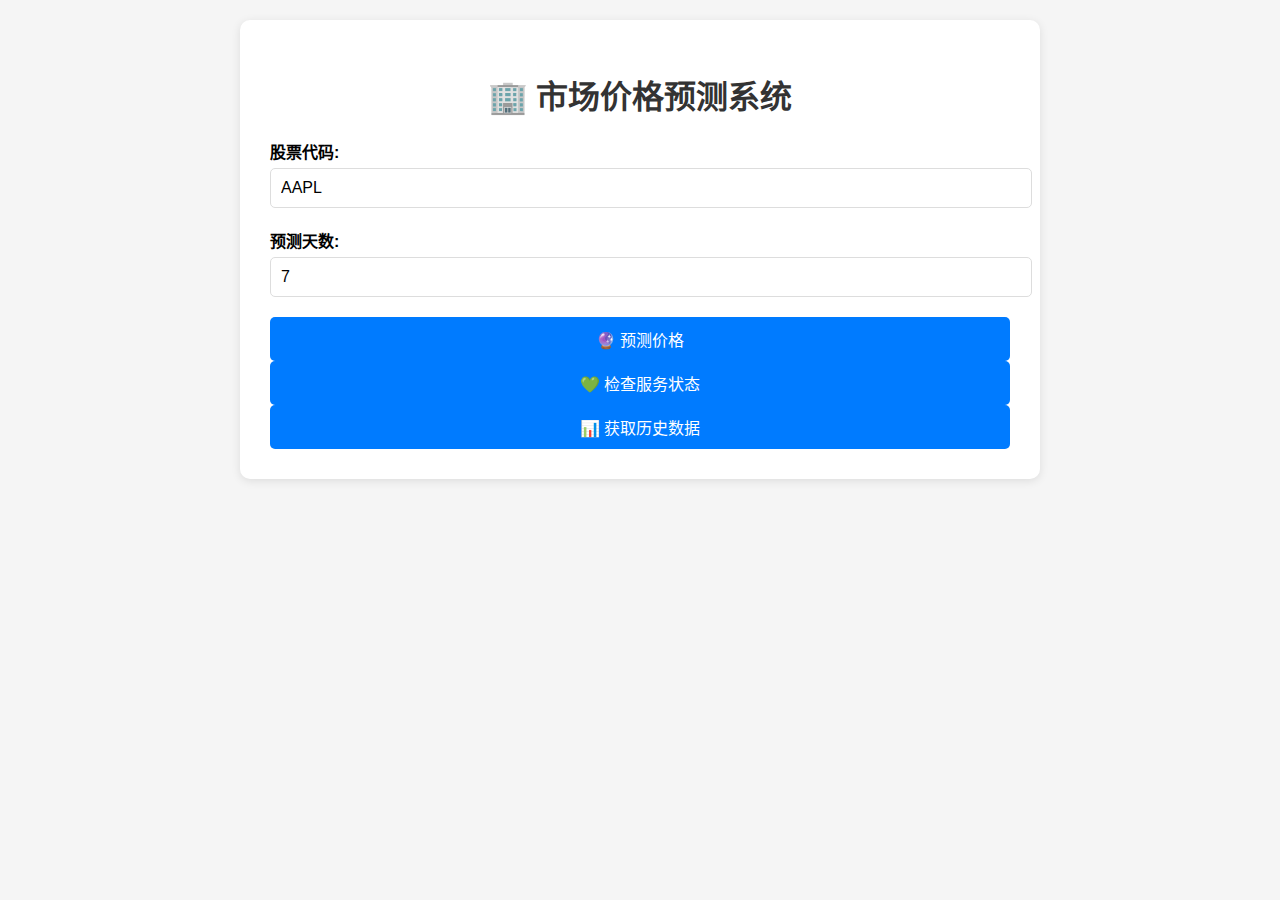
<file: index.html>
<!DOCTYPE html>
<html lang="zh-CN">
<head>
    <meta charset="UTF-8">
    <meta name="viewport" content="width=device-width, initial-scale=1.0">
    <title>市场价格预测系统</title>
    <style>
        body {
            font-family: Arial, sans-serif;
            max-width: 800px;
            margin: 0 auto;
            padding: 20px;
            background-color: #f5f5f5;
        }
        .container {
            background: white;
            padding: 30px;
            border-radius: 10px;
            box-shadow: 0 2px 10px rgba(0,0,0,0.1);
        }
        h1 {
            color: #333;
            text-align: center;
        }
        .form-group {
            margin-bottom: 20px;
        }
        label {
            display: block;
            margin-bottom: 5px;
            font-weight: bold;
        }
        input, button {
            width: 100%;
            padding: 10px;
            border: 1px solid #ddd;
            border-radius: 5px;
            font-size: 16px;
        }
        button {
            background-color: #007bff;
            color: white;
            cursor: pointer;
            border: none;
        }
        button:hover {
            background-color: #0056b3;
        }
        .result {
            margin-top: 20px;
            padding: 15px;
            border-radius: 5px;
            background-color: #f8f9fa;
        }
        .error {
            background-color: #f8d7da;
            color: #721c24;
        }
        .success {
            background-color: #d4edda;
            color: #155724;
        }
    </style>
</head>
<body>
    <div class="container">
        <h1>🏢 市场价格预测系统</h1>
        
        <div class="form-group">
            <label for="symbol">股票代码:</label>
            <input type="text" id="symbol" value="AAPL" placeholder="输入股票代码，如 AAPL">
        </div>
        
        <div class="form-group">
            <label for="days">预测天数:</label>
            <input type="number" id="days" value="7" min="1" max="30">
        </div>
        
        <button onclick="predictPrice()">🔮 预测价格</button>
        <button onclick="checkHealth()">💚 检查服务状态</button>
        <button onclick="getHistory()">📊 获取历史数据</button>
        
        <div id="result" class="result" style="display: none;"></div>
    </div>

    <script>
        async function predictPrice() {
            const symbol = document.getElementById('symbol').value;
            const days = document.getElementById('days').value;
            const resultDiv = document.getElementById('result');
            
            try {
                resultDiv.style.display = 'block';
                resultDiv.className = 'result';
                resultDiv.innerHTML = '⏳ 正在预测...';
                
                const response = await fetch('/predict', {
                    method: 'POST',
                    headers: {
                        'Content-Type': 'application/json',
                    },
                    body: JSON.stringify({ symbol, days: parseInt(days) })
                });
                
                const data = await response.json();
                
                if (response.ok) {
                    resultDiv.className = 'result success';
                    resultDiv.innerHTML = `
                        <h3>✅ 预测结果</h3>
                        <p><strong>股票代码:</strong> ${data.symbol}</p>
                        <p><strong>预测天数:</strong> ${data.days} 天</p>
                        <p><strong>预测结果:</strong> ${JSON.stringify(data.prediction, null, 2)}</p>
                    `;
                } else {
                    throw new Error(data.error || '预测失败');
                }
            } catch (error) {
                resultDiv.className = 'result error';
                resultDiv.innerHTML = `<h3>❌ 错误</h3><p>${error.message}</p>`;
            }
        }
        
        async function checkHealth() {
            const resultDiv = document.getElementById('result');
            
            try {
                resultDiv.style.display = 'block';
                resultDiv.className = 'result';
                resultDiv.innerHTML = '⏳ 检查中...';
                
                const response = await fetch('/health');
                const data = await response.json();
                
                if (response.ok) {
                    resultDiv.className = 'result success';
                    resultDiv.innerHTML = `
                        <h3>✅ 服务状态</h3>
                        <p><strong>状态:</strong> ${data.status}</p>
                        <p><strong>服务:</strong> ${data.service}</p>
                        <p><strong>版本:</strong> ${data.version}</p>
                        <p><strong>时间:</strong> ${data.timestamp}</p>
                    `;
                } else {
                    throw new Error('服务不可用');
                }
            } catch (error) {
                resultDiv.className = 'result error';
                resultDiv.innerHTML = `<h3>❌ 错误</h3><p>${error.message}</p>`;
            }
        }
        
        async function getHistory() {
            const symbol = document.getElementById('symbol').value;
            const resultDiv = document.getElementById('result');
            
            try {
                resultDiv.style.display = 'block';
                resultDiv.className = 'result';
                resultDiv.innerHTML = '⏳ 获取历史数据...';
                
                const response = await fetch(`/history/${symbol}`);
                const data = await response.json();
                
                if (response.ok) {
                    resultDiv.className = 'result success';
                    resultDiv.innerHTML = `
                        <h3>📊 历史数据</h3>
                        <p><strong>股票代码:</strong> ${data.symbol}</p>
                        <p><strong>数据条数:</strong> ${data.history ? data.history.length : 0}</p>
                        <pre>${JSON.stringify(data.history, null, 2)}</pre>
                    `;
                } else {
                    throw new Error(data.error || '获取历史数据失败');
                }
            } catch (error) {
                resultDiv.className = 'result error';
                resultDiv.innerHTML = `<h3>❌ 错误</h3><p>${error.message}</p>`;
            }
        }
    </script>
</body>
</html>
</file>
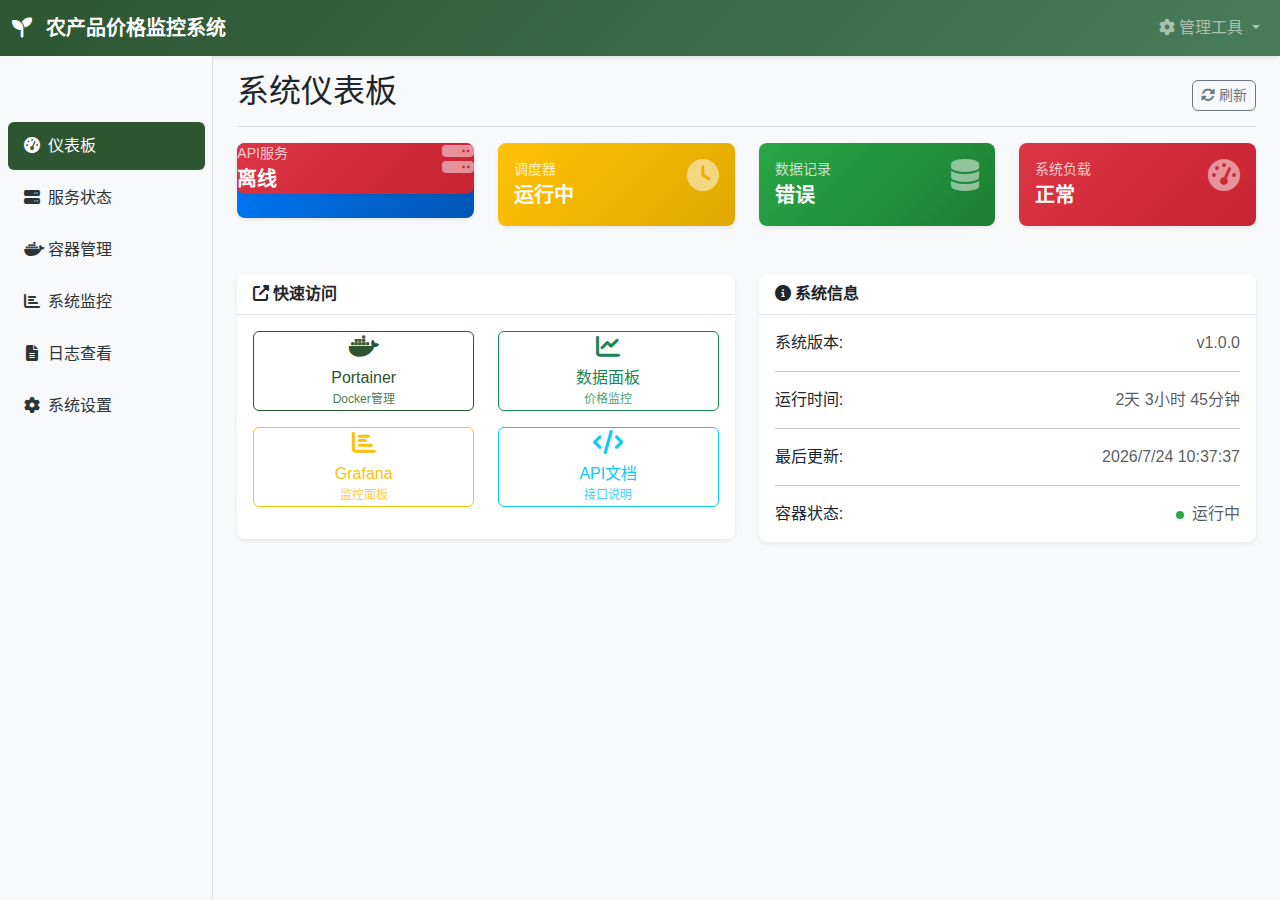
<file: dashboard/index.html>
<!DOCTYPE html>
<html lang="zh-CN">
<head>
    <meta charset="UTF-8">
    <meta name="viewport" content="width=device-width, initial-scale=1.0">
    <title>农产品价格监控系统 - 管理面板</title>
    <link href="https://cdn.jsdelivr.net/npm/bootstrap@5.3.0/dist/css/bootstrap.min.css" rel="stylesheet">
    <link href="https://cdnjs.cloudflare.com/ajax/libs/font-awesome/6.4.0/css/all.min.css" rel="stylesheet">
    <link href="css/dashboard.css" rel="stylesheet">
</head>
<body>
    <!-- 顶部导航栏 -->
    <nav class="navbar navbar-expand-lg navbar-dark bg-primary">
        <div class="container-fluid">
            <a class="navbar-brand" href="#">
                <i class="fas fa-seedling me-2"></i>
                农产品价格监控系统
            </a>
            <div class="navbar-nav ms-auto">
                <div class="nav-item dropdown">
                    <a class="nav-link dropdown-toggle" href="#" role="button" data-bs-toggle="dropdown">
                        <i class="fas fa-cog me-1"></i>管理工具
                    </a>
                    <ul class="dropdown-menu">
                        <li><a class="dropdown-item" href="#" onclick="openPortainer()">
                            <i class="fab fa-docker me-2"></i>Docker管理 (Portainer)
                        </a></li>
                        <li><a class="dropdown-item" href="#" onclick="openGrafana()">
                            <i class="fas fa-chart-line me-2"></i>监控面板 (Grafana)
                        </a></li>
                        <li><a class="dropdown-item" href="#" onclick="openPrometheus()">
                            <i class="fas fa-database me-2"></i>指标收集 (Prometheus)
                        </a></li>
                    </ul>
                </div>
            </div>
        </div>
    </nav>

    <div class="container-fluid">
        <div class="row">
            <!-- 侧边栏 -->
            <nav class="col-md-3 col-lg-2 d-md-block bg-light sidebar">
                <div class="position-sticky pt-3">
                    <ul class="nav flex-column">
                        <li class="nav-item">
                            <a class="nav-link active" href="#dashboard" onclick="showSection('dashboard')">
                                <i class="fas fa-tachometer-alt me-2"></i>仪表板
                            </a>
                        </li>
                        <li class="nav-item">
                            <a class="nav-link" href="#services" onclick="showSection('services')">
                                <i class="fas fa-server me-2"></i>服务状态
                            </a>
                        </li>
                        <li class="nav-item">
                            <a class="nav-link" href="#containers" onclick="showSection('containers')">
                                <i class="fab fa-docker me-2"></i>容器管理
                            </a>
                        </li>
                        <li class="nav-item">
                            <a class="nav-link" href="#monitoring" onclick="showSection('monitoring')">
                                <i class="fas fa-chart-bar me-2"></i>系统监控
                            </a>
                        </li>
                        <li class="nav-item">
                            <a class="nav-link" href="#logs" onclick="showSection('logs')">
                                <i class="fas fa-file-alt me-2"></i>日志查看
                            </a>
                        </li>
                        <li class="nav-item">
                            <a class="nav-link" href="#settings" onclick="showSection('settings')">
                                <i class="fas fa-cog me-2"></i>系统设置
                            </a>
                        </li>
                    </ul>
                </div>
            </nav>

            <!-- 主内容区域 -->
            <main class="col-md-9 ms-sm-auto col-lg-10 px-md-4">
                <!-- 仪表板部分 -->
                <div id="dashboard-section" class="content-section">
                    <div class="d-flex justify-content-between flex-wrap flex-md-nowrap align-items-center pt-3 pb-2 mb-3 border-bottom">
                        <h1 class="h2">系统仪表板</h1>
                        <div class="btn-toolbar mb-2 mb-md-0">
                            <button type="button" class="btn btn-sm btn-outline-secondary" onclick="refreshDashboard()">
                                <i class="fas fa-sync-alt me-1"></i>刷新
                            </button>
                        </div>
                    </div>

                    <!-- 状态卡片 -->
                    <div class="row mb-4">
                        <div class="col-xl-3 col-md-6">
                            <div class="card bg-primary text-white mb-4">
                                <div class="card-body">
                                    <div class="d-flex justify-content-between">
                                        <div>
                                            <div class="text-white-75 small">API服务</div>
                                            <div class="text-lg fw-bold" id="api-status">检查中...</div>
                                        </div>
                                        <i class="fas fa-server fa-2x text-white-50"></i>
                                    </div>
                                </div>
                            </div>
                        </div>
                        <div class="col-xl-3 col-md-6">
                            <div class="card bg-warning text-white mb-4">
                                <div class="card-body">
                                    <div class="d-flex justify-content-between">
                                        <div>
                                            <div class="text-white-75 small">调度器</div>
                                            <div class="text-lg fw-bold" id="scheduler-status">检查中...</div>
                                        </div>
                                        <i class="fas fa-clock fa-2x text-white-50"></i>
                                    </div>
                                </div>
                            </div>
                        </div>
                        <div class="col-xl-3 col-md-6">
                            <div class="card bg-success text-white mb-4">
                                <div class="card-body">
                                    <div class="d-flex justify-content-between">
                                        <div>
                                            <div class="text-white-75 small">数据记录</div>
                                            <div class="text-lg fw-bold" id="data-count">-</div>
                                        </div>
                                        <i class="fas fa-database fa-2x text-white-50"></i>
                                    </div>
                                </div>
                            </div>
                        </div>
                        <div class="col-xl-3 col-md-6">
                            <div class="card bg-danger text-white mb-4">
                                <div class="card-body">
                                    <div class="d-flex justify-content-between">
                                        <div>
                                            <div class="text-white-75 small">系统负载</div>
                                            <div class="text-lg fw-bold" id="system-load">-</div>
                                        </div>
                                        <i class="fas fa-tachometer-alt fa-2x text-white-50"></i>
                                    </div>
                                </div>
                            </div>
                        </div>
                    </div>

                    <!-- 快速访问面板 -->
                    <div class="row">
                        <div class="col-lg-6">
                            <div class="card mb-4">
                                <div class="card-header">
                                    <i class="fas fa-external-link-alt me-1"></i>快速访问
                                </div>
                                <div class="card-body">
                                    <div class="row">
                                        <div class="col-6 mb-3">
                                            <button class="btn btn-outline-primary w-100" onclick="openPortainer()">
                                                <i class="fab fa-docker d-block mb-2"></i>
                                                Portainer<br>
                                                <small>Docker管理</small>
                                            </button>
                                        </div>
                                        <div class="col-6 mb-3">
                                            <button class="btn btn-outline-success w-100" onclick="openDataDashboard()">
                                                <i class="fas fa-chart-line d-block mb-2"></i>
                                                数据面板<br>
                                                <small>价格监控</small>
                                            </button>
                                        </div>
                                        <div class="col-6 mb-3">
                                            <button class="btn btn-outline-warning w-100" onclick="openGrafana()">
                                                <i class="fas fa-chart-bar d-block mb-2"></i>
                                                Grafana<br>
                                                <small>监控面板</small>
                                            </button>
                                        </div>
                                        <div class="col-6 mb-3">
                                            <button class="btn btn-outline-info w-100" onclick="openAPI()">
                                                <i class="fas fa-code d-block mb-2"></i>
                                                API文档<br>
                                                <small>接口说明</small>
                                            </button>
                                        </div>
                                    </div>
                                </div>
                            </div>
                        </div>
                        <div class="col-lg-6">
                            <div class="card mb-4">
                                <div class="card-header">
                                    <i class="fas fa-info-circle me-1"></i>系统信息
                                </div>
                                <div class="card-body">
                                    <div id="system-info">
                                        <div class="d-flex justify-content-between">
                                            <span>系统版本:</span>
                                            <span class="text-muted">v1.0.0</span>
                                        </div>
                                        <hr>
                                        <div class="d-flex justify-content-between">
                                            <span>运行时间:</span>
                                            <span class="text-muted" id="uptime">-</span>
                                        </div>
                                        <hr>
                                        <div class="d-flex justify-content-between">
                                            <span>最后更新:</span>
                                            <span class="text-muted" id="last-update">-</span>
                                        </div>
                                        <hr>
                                        <div class="d-flex justify-content-between">
                                            <span>容器状态:</span>
                                            <span class="text-muted" id="container-status">检查中...</span>
                                        </div>
                                    </div>
                                </div>
                            </div>
                        </div>
                    </div>
                </div>

                <!-- 服务状态部分 -->
                <div id="services-section" class="content-section" style="display: none;">
                    <div class="d-flex justify-content-between flex-wrap flex-md-nowrap align-items-center pt-3 pb-2 mb-3 border-bottom">
                        <h1 class="h2">服务状态</h1>
                        <div class="btn-toolbar mb-2 mb-md-0">
                            <button type="button" class="btn btn-sm btn-outline-secondary" onclick="refreshServices()">
                                <i class="fas fa-sync-alt me-1"></i>刷新
                            </button>
                        </div>
                    </div>

                    <!-- 服务状态卡片 -->
                    <div class="row mb-4">
                        <div class="col-md-6 col-lg-4 mb-3">
                            <div class="card">
                                <div class="card-header d-flex justify-content-between align-items-center">
                                    <h6 class="mb-0"><i class="fas fa-server me-2"></i>API 服务</h6>
                                    <span class="badge bg-success" id="api-service-badge">运行中</span>
                                </div>
                                <div class="card-body">
                                    <div class="row">
                                        <div class="col-6">
                                            <small class="text-muted">端口</small>
                                            <div class="fw-bold">8000</div>
                                        </div>
                                        <div class="col-6">
                                            <small class="text-muted">状态</small>
                                            <div class="fw-bold" id="api-service-status">健康</div>
                                        </div>
                                    </div>
                                    <hr>
                                    <div class="d-flex justify-content-between">
                                        <button class="btn btn-sm btn-outline-primary" onclick="testApiService()">测试连接</button>
                                        <button class="btn btn-sm btn-outline-info" onclick="viewApiLogs()">查看日志</button>
                                    </div>
                                </div>
                            </div>
                        </div>

                        <div class="col-md-6 col-lg-4 mb-3">
                            <div class="card">
                                <div class="card-header d-flex justify-content-between align-items-center">
                                    <h6 class="mb-0"><i class="fas fa-clock me-2"></i>调度器服务</h6>
                                    <span class="badge bg-warning" id="scheduler-service-badge">运行中</span>
                                </div>
                                <div class="card-body">
                                    <div class="row">
                                        <div class="col-6">
                                            <small class="text-muted">最后运行</small>
                                            <div class="fw-bold" id="scheduler-last-run">-</div>
                                        </div>
                                        <div class="col-6">
                                            <small class="text-muted">下次运行</small>
                                            <div class="fw-bold" id="scheduler-next-run">-</div>
                                        </div>
                                    </div>
                                    <hr>
                                    <div class="d-flex justify-content-between">
                                        <button class="btn btn-sm btn-outline-primary" onclick="triggerScheduler()">手动触发</button>
                                        <button class="btn btn-sm btn-outline-info" onclick="viewSchedulerLogs()">查看日志</button>
                                    </div>
                                </div>
                            </div>
                        </div>

                        <div class="col-md-6 col-lg-4 mb-3">
                            <div class="card">
                                <div class="card-header d-flex justify-content-between align-items-center">
                                    <h6 class="mb-0"><i class="fab fa-docker me-2"></i>Portainer</h6>
                                    <span class="badge bg-info" id="portainer-service-badge">运行中</span>
                                </div>
                                <div class="card-body">
                                    <div class="row">
                                        <div class="col-6">
                                            <small class="text-muted">端口</small>
                                            <div class="fw-bold">9000</div>
                                        </div>
                                        <div class="col-6">
                                            <small class="text-muted">容器数</small>
                                            <div class="fw-bold" id="container-count">-</div>
                                        </div>
                                    </div>
                                    <hr>
                                    <div class="d-flex justify-content-between">
                                        <button class="btn btn-sm btn-outline-primary" onclick="openPortainer()">打开面板</button>
                                        <button class="btn btn-sm btn-outline-info" onclick="viewPortainerLogs()">查看日志</button>
                                    </div>
                                </div>
                            </div>
                        </div>
                    </div>

                    <!-- 详细服务信息表格 -->
                    <div class="card">
                        <div class="card-header">
                            <h5><i class="fas fa-list me-2"></i>详细服务信息</h5>
                        </div>
                        <div class="card-body">
                            <div class="table-responsive">
                                <table class="table table-hover">
                                    <thead>
                                        <tr>
                                            <th>服务名称</th>
                                            <th>状态</th>
                                            <th>端口</th>
                                            <th>CPU使用率</th>
                                            <th>内存使用</th>
                                            <th>运行时间</th>
                                            <th>操作</th>
                                        </tr>
                                    </thead>
                                    <tbody id="services-table-body">
                                        <tr>
                                            <td colspan="7" class="text-center">
                                                <div class="loading"></div>
                                                <span class="ms-2">加载中...</span>
                                            </td>
                                        </tr>
                                    </tbody>
                                </table>
                            </div>
                        </div>
                    </div>
                </div>

                <!-- 容器管理部分 -->
                <div id="containers-section" class="content-section" style="display: none;">
                    <div class="d-flex justify-content-between flex-wrap flex-md-nowrap align-items-center pt-3 pb-2 mb-3 border-bottom">
                        <h1 class="h2">容器管理</h1>
                        <div class="btn-toolbar mb-2 mb-md-0">
                            <button type="button" class="btn btn-sm btn-outline-secondary me-2" onclick="refreshContainers()">
                                <i class="fas fa-sync-alt me-1"></i>刷新
                            </button>
                            <button type="button" class="btn btn-sm btn-primary" onclick="openPortainer()">
                                <i class="fab fa-docker me-1"></i>打开 Portainer
                            </button>
                        </div>
                    </div>

                    <!-- 容器统计 -->
                    <div class="row mb-4">
                        <div class="col-md-3">
                            <div class="card text-center">
                                <div class="card-body">
                                    <i class="fas fa-play-circle fa-2x text-success mb-2"></i>
                                    <h4 class="card-title" id="running-containers">-</h4>
                                    <p class="card-text text-muted">运行中</p>
                                </div>
                            </div>
                        </div>
                        <div class="col-md-3">
                            <div class="card text-center">
                                <div class="card-body">
                                    <i class="fas fa-stop-circle fa-2x text-danger mb-2"></i>
                                    <h4 class="card-title" id="stopped-containers">-</h4>
                                    <p class="card-text text-muted">已停止</p>
                                </div>
                            </div>
                        </div>
                        <div class="col-md-3">
                            <div class="card text-center">
                                <div class="card-body">
                                    <i class="fas fa-hdd fa-2x text-info mb-2"></i>
                                    <h4 class="card-title" id="total-images">-</h4>
                                    <p class="card-text text-muted">镜像数量</p>
                                </div>
                            </div>
                        </div>
                        <div class="col-md-3">
                            <div class="card text-center">
                                <div class="card-body">
                                    <i class="fas fa-network-wired fa-2x text-warning mb-2"></i>
                                    <h4 class="card-title" id="total-networks">-</h4>
                                    <p class="card-text text-muted">网络数量</p>
                                </div>
                            </div>
                        </div>
                    </div>

                    <!-- Portainer 嵌入式界面 -->
                    <div class="card">
                        <div class="card-header d-flex justify-content-between align-items-center">
                            <h5><i class="fab fa-docker me-2"></i>Portainer 容器管理</h5>
                            <button class="btn btn-sm btn-outline-primary" onclick="loadPortainerFrame()">
                                <i class="fas fa-external-link-alt me-1"></i>在新窗口打开
                            </button>
                        </div>
                        <div class="card-body p-0">
                            <div class="embed-responsive embed-responsive-16by9">
                                <iframe id="portainer-frame" class="embed-responsive-item" style="width: 100%; height: 600px; border: none;" src="about:blank"></iframe>
                            </div>
                        </div>
                    </div>
                </div>

                <!-- 系统监控部分 -->
                <div id="monitoring-section" class="content-section" style="display: none;">
                    <div class="d-flex justify-content-between flex-wrap flex-md-nowrap align-items-center pt-3 pb-2 mb-3 border-bottom">
                        <h1 class="h2">系统监控</h1>
                        <div class="btn-toolbar mb-2 mb-md-0">
                            <button type="button" class="btn btn-sm btn-outline-secondary me-2" onclick="refreshMonitoring()">
                                <i class="fas fa-sync-alt me-1"></i>刷新
                            </button>
                            <button type="button" class="btn btn-sm btn-success" onclick="openGrafana()">
                                <i class="fas fa-chart-line me-1"></i>Grafana
                            </button>
                        </div>
                    </div>

                    <!-- 系统资源监控 -->
                    <div class="row mb-4">
                        <div class="col-md-6">
                            <div class="card">
                                <div class="card-header">
                                    <h6><i class="fas fa-microchip me-2"></i>CPU 使用率</h6>
                                </div>
                                <div class="card-body">
                                    <div class="d-flex justify-content-between align-items-center mb-2">
                                        <span>当前使用率</span>
                                        <span class="fw-bold" id="cpu-usage">-</span>
                                    </div>
                                    <div class="progress mb-3">
                                        <div class="progress-bar" role="progressbar" id="cpu-progress" style="width: 0%"></div>
                                    </div>
                                    <canvas id="cpu-chart" width="400" height="200"></canvas>
                                </div>
                            </div>
                        </div>
                        <div class="col-md-6">
                            <div class="card">
                                <div class="card-header">
                                    <h6><i class="fas fa-memory me-2"></i>内存使用</h6>
                                </div>
                                <div class="card-body">
                                    <div class="d-flex justify-content-between align-items-center mb-2">
                                        <span>已使用</span>
                                        <span class="fw-bold" id="memory-usage">-</span>
                                    </div>
                                    <div class="progress mb-3">
                                        <div class="progress-bar" role="progressbar" id="memory-progress" style="width: 0%"></div>
                                    </div>
                                    <canvas id="memory-chart" width="400" height="200"></canvas>
                                </div>
                            </div>
                        </div>
                    </div>

                    <!-- 网络和磁盘监控 -->
                    <div class="row mb-4">
                        <div class="col-md-6">
                            <div class="card">
                                <div class="card-header">
                                    <h6><i class="fas fa-network-wired me-2"></i>网络流量</h6>
                                </div>
                                <div class="card-body">
                                    <div class="row">
                                        <div class="col-6">
                                            <small class="text-muted">入站流量</small>
                                            <div class="fw-bold" id="network-in">-</div>
                                        </div>
                                        <div class="col-6">
                                            <small class="text-muted">出站流量</small>
                                            <div class="fw-bold" id="network-out">-</div>
                                        </div>
                                    </div>
                                    <canvas id="network-chart" width="400" height="150"></canvas>
                                </div>
                            </div>
                        </div>
                        <div class="col-md-6">
                            <div class="card">
                                <div class="card-header">
                                    <h6><i class="fas fa-hdd me-2"></i>磁盘使用</h6>
                                </div>
                                <div class="card-body">
                                    <div class="row">
                                        <div class="col-6">
                                            <small class="text-muted">已使用</small>
                                            <div class="fw-bold" id="disk-used">-</div>
                                        </div>
                                        <div class="col-6">
                                            <small class="text-muted">可用空间</small>
                                            <div class="fw-bold" id="disk-free">-</div>
                                        </div>
                                    </div>
                                    <div class="progress">
                                        <div class="progress-bar" role="progressbar" id="disk-progress" style="width: 0%"></div>
                                    </div>
                                </div>
                            </div>
                        </div>
                    </div>

                    <!-- 应用性能监控 -->
                    <div class="card">
                        <div class="card-header">
                            <h5><i class="fas fa-tachometer-alt me-2"></i>应用性能指标</h5>
                        </div>
                        <div class="card-body">
                            <div class="row">
                                <div class="col-md-3">
                                    <div class="text-center">
                                        <h4 class="text-primary" id="api-requests">-</h4>
                                        <small class="text-muted">API 请求/分钟</small>
                                    </div>
                                </div>
                                <div class="col-md-3">
                                    <div class="text-center">
                                        <h4 class="text-success" id="response-time">-</h4>
                                        <small class="text-muted">平均响应时间</small>
                                    </div>
                                </div>
                                <div class="col-md-3">
                                    <div class="text-center">
                                        <h4 class="text-warning" id="error-rate">-</h4>
                                        <small class="text-muted">错误率</small>
                                    </div>
                                </div>
                                <div class="col-md-3">
                                    <div class="text-center">
                                        <h4 class="text-info" id="data-processed">-</h4>
                                        <small class="text-muted">数据处理量</small>
                                    </div>
                                </div>
                            </div>
                        </div>
                    </div>
                </div>

                <!-- 日志查看部分 -->
                <div id="logs-section" class="content-section" style="display: none;">
                    <div class="d-flex justify-content-between flex-wrap flex-md-nowrap align-items-center pt-3 pb-2 mb-3 border-bottom">
                        <h1 class="h2">日志查看</h1>
                        <div class="btn-toolbar mb-2 mb-md-0">
                            <div class="btn-group me-2">
                                <button type="button" class="btn btn-sm btn-outline-secondary" onclick="refreshLogs()">
                                    <i class="fas fa-sync-alt me-1"></i>刷新
                                </button>
                                <button type="button" class="btn btn-sm btn-outline-secondary" onclick="clearLogs()">
                                    <i class="fas fa-trash me-1"></i>清空
                                </button>
                            </div>
                            <div class="btn-group">
                                <button type="button" class="btn btn-sm btn-outline-primary" onclick="downloadLogs()">
                                    <i class="fas fa-download me-1"></i>下载
                                </button>
                            </div>
                        </div>
                    </div>

                    <!-- 日志过滤器 -->
                    <div class="card mb-4">
                        <div class="card-header">
                            <h6><i class="fas fa-filter me-2"></i>日志过滤</h6>
                        </div>
                        <div class="card-body">
                            <div class="row">
                                <div class="col-md-3">
                                    <label class="form-label">服务</label>
                                    <select class="form-select" id="log-service-filter">
                                        <option value="">全部服务</option>
                                        <option value="api">API 服务</option>
                                        <option value="scheduler">调度器</option>
                                        <option value="portainer">Portainer</option>
                                        <option value="dashboard">Dashboard</option>
                                    </select>
                                </div>
                                <div class="col-md-3">
                                    <label class="form-label">日志级别</label>
                                    <select class="form-select" id="log-level-filter">
                                        <option value="">全部级别</option>
                                        <option value="ERROR">错误</option>
                                        <option value="WARN">警告</option>
                                        <option value="INFO">信息</option>
                                        <option value="DEBUG">调试</option>
                                    </select>
                                </div>
                                <div class="col-md-3">
                                    <label class="form-label">时间范围</label>
                                    <select class="form-select" id="log-time-filter">
                                        <option value="1h">最近1小时</option>
                                        <option value="6h">最近6小时</option>
                                        <option value="24h" selected>最近24小时</option>
                                        <option value="7d">最近7天</option>
                                    </select>
                                </div>
                                <div class="col-md-3">
                                    <label class="form-label">搜索关键词</label>
                                    <div class="input-group">
                                        <input type="text" class="form-control" id="log-search" placeholder="搜索日志...">
                                        <button class="btn btn-outline-secondary" onclick="searchLogs()">
                                            <i class="fas fa-search"></i>
                                        </button>
                                    </div>
                                </div>
                            </div>
                        </div>
                    </div>

                    <!-- 日志显示区域 -->
                    <div class="card">
                        <div class="card-header d-flex justify-content-between align-items-center">
                            <h5><i class="fas fa-file-alt me-2"></i>实时日志</h5>
                            <div class="form-check form-switch">
                                <input class="form-check-input" type="checkbox" id="auto-refresh-logs" checked>
                                <label class="form-check-label" for="auto-refresh-logs">自动刷新</label>
                            </div>
                        </div>
                        <div class="card-body p-0">
                            <div id="log-container" style="height: 500px; overflow-y: auto; background-color: #1e1e1e; color: #ffffff; font-family: 'Courier New', monospace; padding: 15px;">
                                <div class="text-center text-muted">
                                    <i class="fas fa-spinner fa-spin"></i>
                                    <p class="mt-2">加载日志中...</p>
                                </div>
                            </div>
                        </div>
                    </div>
                </div>

                <!-- 系统设置部分 -->
                <div id="settings-section" class="content-section" style="display: none;">
                    <div class="d-flex justify-content-between flex-wrap flex-md-nowrap align-items-center pt-3 pb-2 mb-3 border-bottom">
                        <h1 class="h2">系统设置</h1>
                        <div class="btn-toolbar mb-2 mb-md-0">
                            <button type="button" class="btn btn-sm btn-success" onclick="saveSettings()">
                                <i class="fas fa-save me-1"></i>保存设置
                            </button>
                        </div>
                    </div>

                    <div class="row">
                        <!-- 基本设置 -->
                        <div class="col-md-6">
                            <div class="card mb-4">
                                <div class="card-header">
                                    <h6><i class="fas fa-cog me-2"></i>基本设置</h6>
                                </div>
                                <div class="card-body">
                                    <div class="mb-3">
                                        <label class="form-label">系统名称</label>
                                        <input type="text" class="form-control" id="system-name" value="农产品价格监控系统">
                                    </div>
                                    <div class="mb-3">
                                        <label class="form-label">刷新间隔 (秒)</label>
                                        <input type="number" class="form-control" id="refresh-interval" value="30" min="10" max="300">
                                    </div>
                                    <div class="mb-3">
                                        <label class="form-label">时区</label>
                                        <select class="form-select" id="timezone">
                                            <option value="Asia/Shanghai" selected>Asia/Shanghai (UTC+8)</option>
                                            <option value="UTC">UTC (UTC+0)</option>
                                            <option value="America/New_York">America/New_York (UTC-5)</option>
                                        </select>
                                    </div>
                                    <div class="form-check">
                                        <input class="form-check-input" type="checkbox" id="enable-notifications" checked>
                                        <label class="form-check-label" for="enable-notifications">
                                            启用系统通知
                                        </label>
                                    </div>
                                </div>
                            </div>

                            <!-- 数据设置 -->
                            <div class="card mb-4">
                                <div class="card-header">
                                    <h6><i class="fas fa-database me-2"></i>数据设置</h6>
                                </div>
                                <div class="card-body">
                                    <div class="mb-3">
                                        <label class="form-label">数据保留天数</label>
                                        <input type="number" class="form-control" id="data-retention" value="30" min="1" max="365">
                                    </div>
                                    <div class="mb-3">
                                        <label class="form-label">备份频率</label>
                                        <select class="form-select" id="backup-frequency">
                                            <option value="daily" selected>每日</option>
                                            <option value="weekly">每周</option>
                                            <option value="monthly">每月</option>
                                        </select>
                                    </div>
                                    <div class="form-check">
                                        <input class="form-check-input" type="checkbox" id="auto-backup" checked>
                                        <label class="form-check-label" for="auto-backup">
                                            启用自动备份
                                        </label>
                                    </div>
                                </div>
                            </div>
                        </div>

                        <!-- 监控设置 -->
                        <div class="col-md-6">
                            <div class="card mb-4">
                                <div class="card-header">
                                    <h6><i class="fas fa-chart-line me-2"></i>监控设置</h6>
                                </div>
                                <div class="card-body">
                                    <div class="mb-3">
                                        <label class="form-label">CPU 警告阈值 (%)</label>
                                        <input type="number" class="form-control" id="cpu-threshold" value="80" min="50" max="95">
                                    </div>
                                    <div class="mb-3">
                                        <label class="form-label">内存警告阈值 (%)</label>
                                        <input type="number" class="form-control" id="memory-threshold" value="85" min="50" max="95">
                                    </div>
                                    <div class="mb-3">
                                        <label class="form-label">磁盘警告阈值 (%)</label>
                                        <input type="number" class="form-control" id="disk-threshold" value="90" min="70" max="95">
                                    </div>
                                    <div class="form-check">
                                        <input class="form-check-input" type="checkbox" id="enable-alerts" checked>
                                        <label class="form-check-label" for="enable-alerts">
                                            启用性能警报
                                        </label>
                                    </div>
                                </div>
                            </div>

                            <!-- 安全设置 -->
                            <div class="card mb-4">
                                <div class="card-header">
                                    <h6><i class="fas fa-shield-alt me-2"></i>安全设置</h6>
                                </div>
                                <div class="card-body">
                                    <div class="mb-3">
                                        <label class="form-label">会话超时 (分钟)</label>
                                        <input type="number" class="form-control" id="session-timeout" value="60" min="15" max="480">
                                    </div>
                                    <div class="mb-3">
                                        <label class="form-label">日志级别</label>
                                        <select class="form-select" id="log-level">
                                            <option value="DEBUG">调试</option>
                                            <option value="INFO" selected>信息</option>
                                            <option value="WARN">警告</option>
                                            <option value="ERROR">错误</option>
                                        </select>
                                    </div>
                                    <div class="form-check">
                                        <input class="form-check-input" type="checkbox" id="enable-audit" checked>
                                        <label class="form-check-label" for="enable-audit">
                                            启用操作审计
                                        </label>
                                    </div>
                                </div>
                            </div>
                        </div>
                    </div>

                    <!-- 系统操作 -->
                    <div class="card">
                        <div class="card-header">
                            <h6><i class="fas fa-tools me-2"></i>系统操作</h6>
                        </div>
                        <div class="card-body">
                            <div class="row">
                                <div class="col-md-3">
                                    <button class="btn btn-outline-primary w-100 mb-2" onclick="backupSystem()">
                                        <i class="fas fa-download me-2"></i>备份系统
                                    </button>
                                </div>
                                <div class="col-md-3">
                                    <button class="btn btn-outline-warning w-100 mb-2" onclick="restartServices()">
                                        <i class="fas fa-redo me-2"></i>重启服务
                                    </button>
                                </div>
                                <div class="col-md-3">
                                    <button class="btn btn-outline-info w-100 mb-2" onclick="updateSystem()">
                                        <i class="fas fa-sync-alt me-2"></i>检查更新
                                    </button>
                                </div>
                                <div class="col-md-3">
                                    <button class="btn btn-outline-danger w-100 mb-2" onclick="resetSystem()">
                                        <i class="fas fa-exclamation-triangle me-2"></i>重置系统
                                    </button>
                                </div>
                            </div>
                        </div>
                    </div>
                </div>
            </main>
        </div>
    </div>

    <script src="https://cdn.jsdelivr.net/npm/bootstrap@5.3.0/dist/js/bootstrap.bundle.min.js"></script>
    <script src="js/dashboard.js"></script>
</body>
</html>
</file>
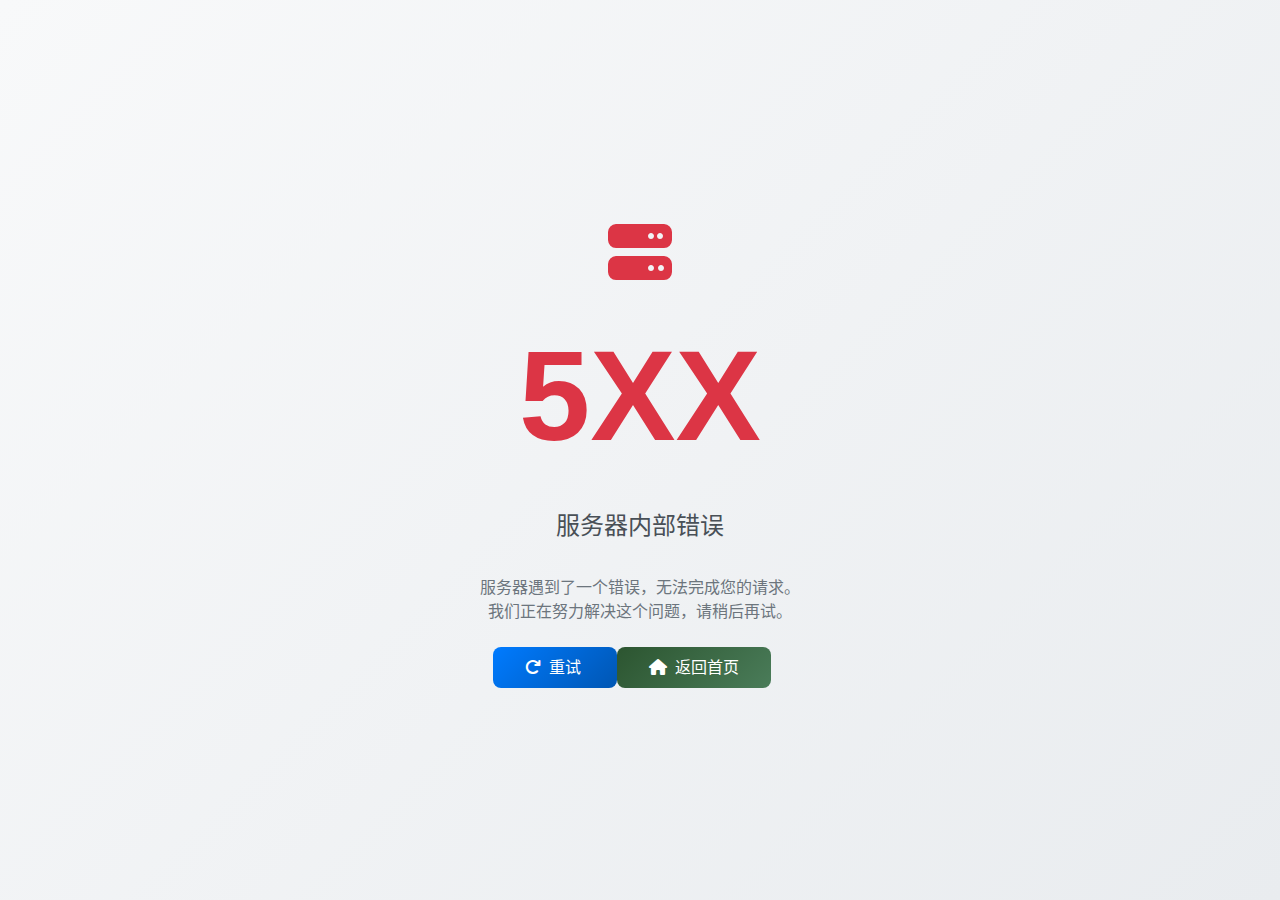
<file: dashboard/50x.html>
<!DOCTYPE html>
<html lang="zh-CN">
<head>
    <meta charset="UTF-8">
    <meta name="viewport" content="width=device-width, initial-scale=1.0">
    <title>服务器错误 - 农产品价格监控系统</title>
    <link href="https://cdn.jsdelivr.net/npm/bootstrap@5.3.0/dist/css/bootstrap.min.css" rel="stylesheet">
    <link href="https://cdnjs.cloudflare.com/ajax/libs/font-awesome/6.4.0/css/all.min.css" rel="stylesheet">
    <style>
        body {
            background: linear-gradient(135deg, #f8f9fa 0%, #e9ecef 100%);
            font-family: 'Segoe UI', Tahoma, Geneva, Verdana, sans-serif;
            height: 100vh;
            display: flex;
            align-items: center;
            justify-content: center;
        }
        .error-container {
            text-align: center;
            max-width: 600px;
            padding: 2rem;
        }
        .error-code {
            font-size: 8rem;
            font-weight: bold;
            color: #dc3545;
            margin-bottom: 1rem;
        }
        .error-message {
            font-size: 1.5rem;
            color: #495057;
            margin-bottom: 2rem;
        }
        .error-description {
            color: #6c757d;
            margin-bottom: 2rem;
        }
        .btn-home {
            background: linear-gradient(135deg, #2c5530 0%, #4a7c59 100%);
            border: none;
            padding: 0.75rem 2rem;
            border-radius: 0.5rem;
            color: white;
            text-decoration: none;
            transition: all 0.3s ease;
            margin-right: 1rem;
        }
        .btn-home:hover {
            transform: translateY(-2px);
            box-shadow: 0 4px 8px rgba(0, 0, 0, 0.2);
            color: white;
        }
        .btn-retry {
            background: linear-gradient(135deg, #007bff 0%, #0056b3 100%);
            border: none;
            padding: 0.75rem 2rem;
            border-radius: 0.5rem;
            color: white;
            text-decoration: none;
            transition: all 0.3s ease;
        }
        .btn-retry:hover {
            transform: translateY(-2px);
            box-shadow: 0 4px 8px rgba(0, 0, 0, 0.2);
            color: white;
        }
        .icon {
            font-size: 4rem;
            color: #dc3545;
            margin-bottom: 1rem;
        }
    </style>
</head>
<body>
    <div class="error-container">
        <i class="fas fa-server icon"></i>
        <div class="error-code">5XX</div>
        <div class="error-message">服务器内部错误</div>
        <div class="error-description">
            服务器遇到了一个错误，无法完成您的请求。<br>
            我们正在努力解决这个问题，请稍后再试。
        </div>
        <div>
            <a href="javascript:location.reload()" class="btn-retry">
                <i class="fas fa-redo me-2"></i>重试
            </a>
            <a href="/" class="btn-home">
                <i class="fas fa-home me-2"></i>返回首页
            </a>
        </div>
    </div>
</body>
</html>
</file>
<file: dashboard/css/dashboard.css>
/* 农产品价格监控系统 - 管理面板样式 */

:root {
    --primary-color: #2c5530;
    --secondary-color: #4a7c59;
    --accent-color: #7fb069;
    --light-green: #d6eadf;
    --text-dark: #2d3436;
    --sidebar-bg: #f8f9fa;
    --card-shadow: 0 0.125rem 0.25rem rgba(0, 0, 0, 0.075);
}

body {
    font-family: 'Segoe UI', Tahoma, Geneva, Verdana, sans-serif;
    background-color: #f8f9fa;
}

/* 导航栏样式 */
.navbar {
    background: linear-gradient(135deg, var(--primary-color) 0%, var(--secondary-color) 100%) !important;
    box-shadow: 0 2px 4px rgba(0,0,0,0.1);
}

.navbar-brand {
    font-weight: 600;
    font-size: 1.25rem;
}

/* 侧边栏样式 */
.sidebar {
    position: fixed;
    top: 56px;
    bottom: 0;
    left: 0;
    z-index: 100;
    padding: 48px 0 0;
    box-shadow: inset -1px 0 0 rgba(0, 0, 0, 0.1);
    background-color: var(--sidebar-bg);
}

.sidebar .nav-link {
    font-weight: 500;
    color: var(--text-dark);
    padding: 0.75rem 1rem;
    margin: 0.125rem 0.5rem;
    border-radius: 0.375rem;
    transition: all 0.15s ease-in-out;
}

.sidebar .nav-link:hover {
    color: var(--primary-color);
    background-color: var(--light-green);
}

.sidebar .nav-link.active {
    color: white;
    background-color: var(--primary-color);
}

.sidebar .nav-link i {
    width: 16px;
    text-align: center;
}

/* 主内容区域 */
main {
    margin-top: 56px;
    padding-top: 0;
}

.content-section {
    animation: fadeIn 0.3s ease-in-out;
}

@keyframes fadeIn {
    from { opacity: 0; transform: translateY(10px); }
    to { opacity: 1; transform: translateY(0); }
}

/* 卡片样式 */
.card {
    border: none;
    border-radius: 0.5rem;
    box-shadow: var(--card-shadow);
    transition: box-shadow 0.15s ease-in-out;
}

.card:hover {
    box-shadow: 0 0.5rem 1rem rgba(0, 0, 0, 0.15);
}

.card-header {
    background-color: rgba(var(--primary-color), 0.03);
    border-bottom: 1px solid rgba(0, 0, 0, 0.125);
    font-weight: 600;
}

/* 状态卡片 */
.card.bg-primary {
    background: linear-gradient(135deg, #007bff 0%, #0056b3 100%) !important;
}

.card.bg-warning {
    background: linear-gradient(135deg, #ffc107 0%, #e0a800 100%) !important;
}

.card.bg-success {
    background: linear-gradient(135deg, #28a745 0%, #1e7e34 100%) !important;
}

.card.bg-danger {
    background: linear-gradient(135deg, #dc3545 0%, #c82333 100%) !important;
}

/* 按钮样式 */
.btn {
    border-radius: 0.375rem;
    font-weight: 500;
    transition: all 0.15s ease-in-out;
}

.btn-outline-primary {
    border-color: var(--primary-color);
    color: var(--primary-color);
}

.btn-outline-primary:hover {
    background-color: var(--primary-color);
    border-color: var(--primary-color);
}

/* 快速访问按钮 */
.btn.w-100 {
    height: 80px;
    display: flex;
    flex-direction: column;
    justify-content: center;
    align-items: center;
}

.btn.w-100 i {
    font-size: 1.5rem;
}

.btn.w-100 small {
    font-size: 0.75rem;
    opacity: 0.8;
}

/* 状态指示器 */
.status-indicator {
    display: inline-block;
    width: 8px;
    height: 8px;
    border-radius: 50%;
    margin-right: 0.5rem;
}

.status-online {
    background-color: #28a745;
    animation: pulse 2s infinite;
}

.status-offline {
    background-color: #dc3545;
}

.status-warning {
    background-color: #ffc107;
}

@keyframes pulse {
    0% { opacity: 1; }
    50% { opacity: 0.5; }
    100% { opacity: 1; }
}

/* 表格样式 */
.table {
    margin-bottom: 0;
}

.table th {
    border-top: none;
    font-weight: 600;
    color: var(--text-dark);
    background-color: rgba(var(--primary-color), 0.03);
}

.table td {
    vertical-align: middle;
}

/* 响应式设计 */
@media (max-width: 767.98px) {
    .sidebar {
        top: 56px;
        position: static;
        height: auto;
        padding: 0;
    }
    
    main {
        margin-top: 0;
    }
    
    .btn.w-100 {
        height: 60px;
    }
    
    .btn.w-100 i {
        font-size: 1.25rem;
    }
}

/* 加载动画 */
.loading {
    display: inline-block;
    width: 20px;
    height: 20px;
    border: 3px solid rgba(var(--primary-color), 0.3);
    border-radius: 50%;
    border-top-color: var(--primary-color);
    animation: spin 1s ease-in-out infinite;
}

@keyframes spin {
    to { transform: rotate(360deg); }
}

/* 工具提示 */
.tooltip {
    font-size: 0.875rem;
}

/* 徽章样式 */
.badge {
    font-weight: 500;
}

/* 进度条样式 */
.progress {
    height: 0.5rem;
    border-radius: 0.25rem;
}

.progress-bar {
    background: linear-gradient(90deg, var(--primary-color) 0%, var(--accent-color) 100%);
}

/* 自定义滚动条 */
::-webkit-scrollbar {
    width: 8px;
}

::-webkit-scrollbar-track {
    background: #f1f1f1;
    border-radius: 4px;
}

::-webkit-scrollbar-thumb {
    background: var(--primary-color);
    border-radius: 4px;
}

::-webkit-scrollbar-thumb:hover {
    background: var(--secondary-color);
}

/* 嵌入式iframe样式 */
.embed-responsive-item {
    border-radius: 0.5rem;
    box-shadow: var(--card-shadow);
}

/* 文本样式 */
.text-lg {
    font-size: 1.25rem;
}

.text-white-75 {
    color: rgba(255, 255, 255, 0.75) !important;
}

.text-white-50 {
    color: rgba(255, 255, 255, 0.5) !important;
}

/* 边框样式 */
.border-bottom {
    border-bottom: 1px solid rgba(0, 0, 0, 0.125) !important;
}

/* 日志容器样式 */
#log-container {
    font-family: 'Consolas', 'Monaco', 'Courier New', monospace;
    font-size: 0.875rem;
    line-height: 1.4;
    background: linear-gradient(135deg, #1e1e1e 0%, #2d2d2d 100%);
    border-radius: 0.375rem;
}

.log-entry {
    border-radius: 0.25rem;
    transition: background-color 0.2s ease;
}

.log-entry:hover {
    background-color: rgba(255, 255, 255, 0.05) !important;
}

/* 服务状态徽章 */
.service-status-badge {
    font-size: 0.75rem;
    padding: 0.25rem 0.5rem;
    border-radius: 1rem;
}

/* 监控图表容器 */
.monitoring-chart {
    position: relative;
    height: 200px;
    margin: 1rem 0;
}

/* 系统资源进度条 */
.resource-progress {
    height: 0.75rem;
    border-radius: 0.375rem;
    background-color: rgba(0, 0, 0, 0.1);
    overflow: hidden;
}

.resource-progress .progress-bar {
    transition: width 0.6s ease;
    border-radius: 0.375rem;
}

/* CPU进度条颜色 */
.cpu-progress .progress-bar {
    background: linear-gradient(90deg, #28a745 0%, #ffc107 70%, #dc3545 100%);
}

/* 内存进度条颜色 */
.memory-progress .progress-bar {
    background: linear-gradient(90deg, #17a2b8 0%, #ffc107 70%, #dc3545 100%);
}

/* 磁盘进度条颜色 */
.disk-progress .progress-bar {
    background: linear-gradient(90deg, #6f42c1 0%, #ffc107 70%, #dc3545 100%);
}

/* 性能指标卡片 */
.metric-card {
    text-align: center;
    padding: 1.5rem;
    border-radius: 0.5rem;
    background: linear-gradient(135deg, #ffffff 0%, #f8f9fa 100%);
    border: 1px solid rgba(0, 0, 0, 0.125);
    transition: transform 0.2s ease, box-shadow 0.2s ease;
}

.metric-card:hover {
    transform: translateY(-2px);
    box-shadow: 0 4px 8px rgba(0, 0, 0, 0.15);
}

.metric-value {
    font-size: 2rem;
    font-weight: bold;
    margin-bottom: 0.5rem;
}

.metric-label {
    font-size: 0.875rem;
    color: #6c757d;
    text-transform: uppercase;
    letter-spacing: 0.5px;
}

/* 设置表单样式 */
.settings-form .form-label {
    font-weight: 600;
    color: var(--text-dark);
    margin-bottom: 0.5rem;
}

.settings-form .form-control,
.settings-form .form-select {
    border-radius: 0.375rem;
    border: 1px solid #ced4da;
    transition: border-color 0.15s ease-in-out, box-shadow 0.15s ease-in-out;
}

.settings-form .form-control:focus,
.settings-form .form-select:focus {
    border-color: var(--primary-color);
    box-shadow: 0 0 0 0.2rem rgba(44, 85, 48, 0.25);
}

/* 系统操作按钮 */
.system-action-btn {
    height: 60px;
    display: flex;
    flex-direction: column;
    justify-content: center;
    align-items: center;
    border-radius: 0.5rem;
    transition: all 0.3s ease;
}

.system-action-btn:hover {
    transform: translateY(-2px);
    box-shadow: 0 4px 8px rgba(0, 0, 0, 0.15);
}

.system-action-btn i {
    font-size: 1.25rem;
    margin-bottom: 0.25rem;
}

/* 容器统计卡片 */
.container-stat-card {
    background: linear-gradient(135deg, #ffffff 0%, #f8f9fa 100%);
    border: none;
    border-radius: 0.75rem;
    box-shadow: 0 2px 4px rgba(0, 0, 0, 0.1);
    transition: all 0.3s ease;
}

.container-stat-card:hover {
    transform: translateY(-3px);
    box-shadow: 0 6px 12px rgba(0, 0, 0, 0.15);
}

.container-stat-icon {
    font-size: 2.5rem;
    margin-bottom: 1rem;
}

/* 日志过滤器 */
.log-filter-card {
    background: linear-gradient(135deg, #ffffff 0%, #f8f9fa 100%);
    border: 1px solid rgba(0, 0, 0, 0.125);
    border-radius: 0.5rem;
}

/* 服务表格样式 */
.services-table {
    font-size: 0.875rem;
}

.services-table th {
    background: linear-gradient(135deg, var(--light-green) 0%, #ffffff 100%);
    border-bottom: 2px solid var(--primary-color);
    font-weight: 600;
    text-transform: uppercase;
    letter-spacing: 0.5px;
    font-size: 0.75rem;
}

.services-table td {
    vertical-align: middle;
    padding: 0.75rem 0.5rem;
}

.services-table .btn-group-sm .btn {
    padding: 0.25rem 0.5rem;
    font-size: 0.75rem;
}

/* 响应式调整 */
@media (max-width: 768px) {
    .metric-card {
        margin-bottom: 1rem;
    }

    .system-action-btn {
        height: 50px;
        font-size: 0.875rem;
    }

    .container-stat-icon {
        font-size: 2rem;
    }

    #log-container {
        height: 300px !important;
        font-size: 0.75rem;
    }

    .services-table {
        font-size: 0.75rem;
    }
}

/* 动画效果 */
@keyframes slideIn {
    from {
        opacity: 0;
        transform: translateX(-20px);
    }
    to {
        opacity: 1;
        transform: translateX(0);
    }
}

.content-section {
    animation: slideIn 0.3s ease-out;
}

/* 间距调整 */
.pt-3 { padding-top: 1rem !important; }
.pb-2 { padding-bottom: 0.5rem !important; }
.mb-3 { margin-bottom: 1rem !important; }
.mb-4 { margin-bottom: 1.5rem !important; }
.me-1 { margin-right: 0.25rem !important; }
.me-2 { margin-right: 0.5rem !important; }
.ms-auto { margin-left: auto !important; }
</file>
